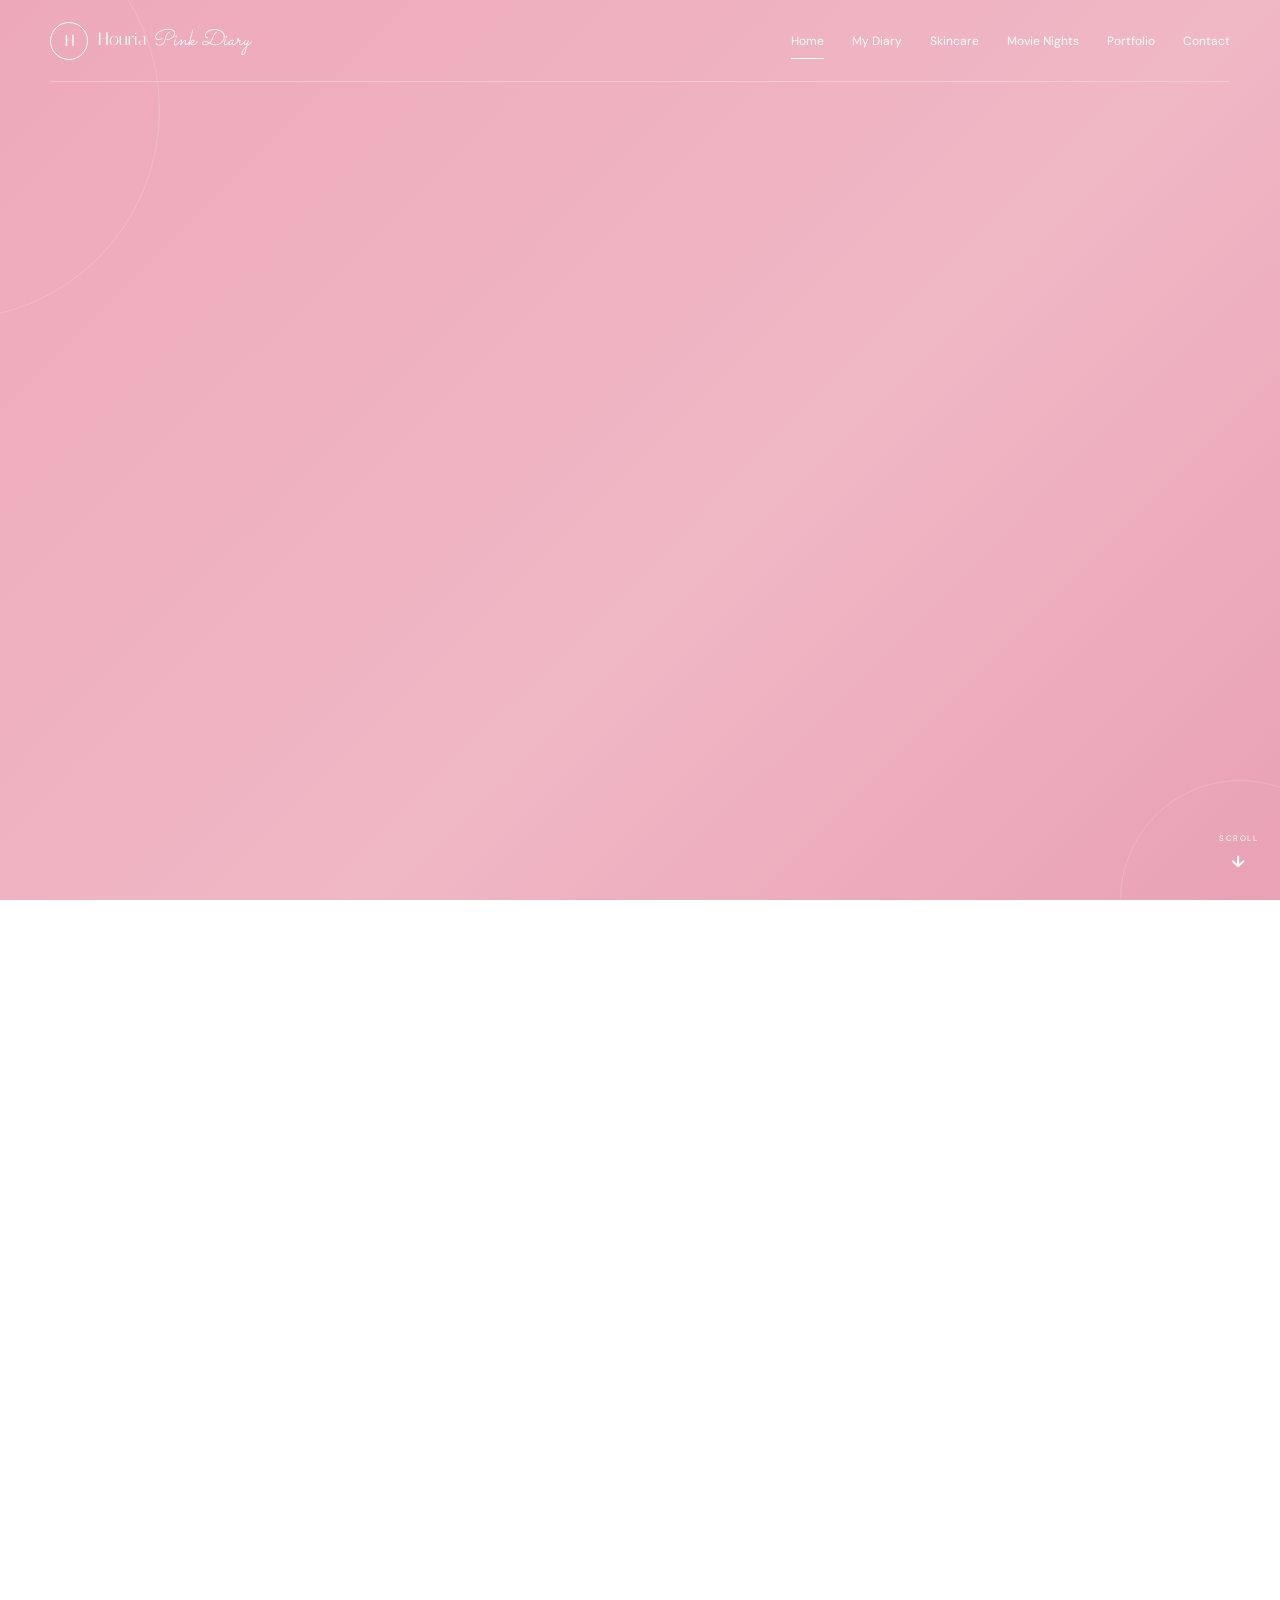
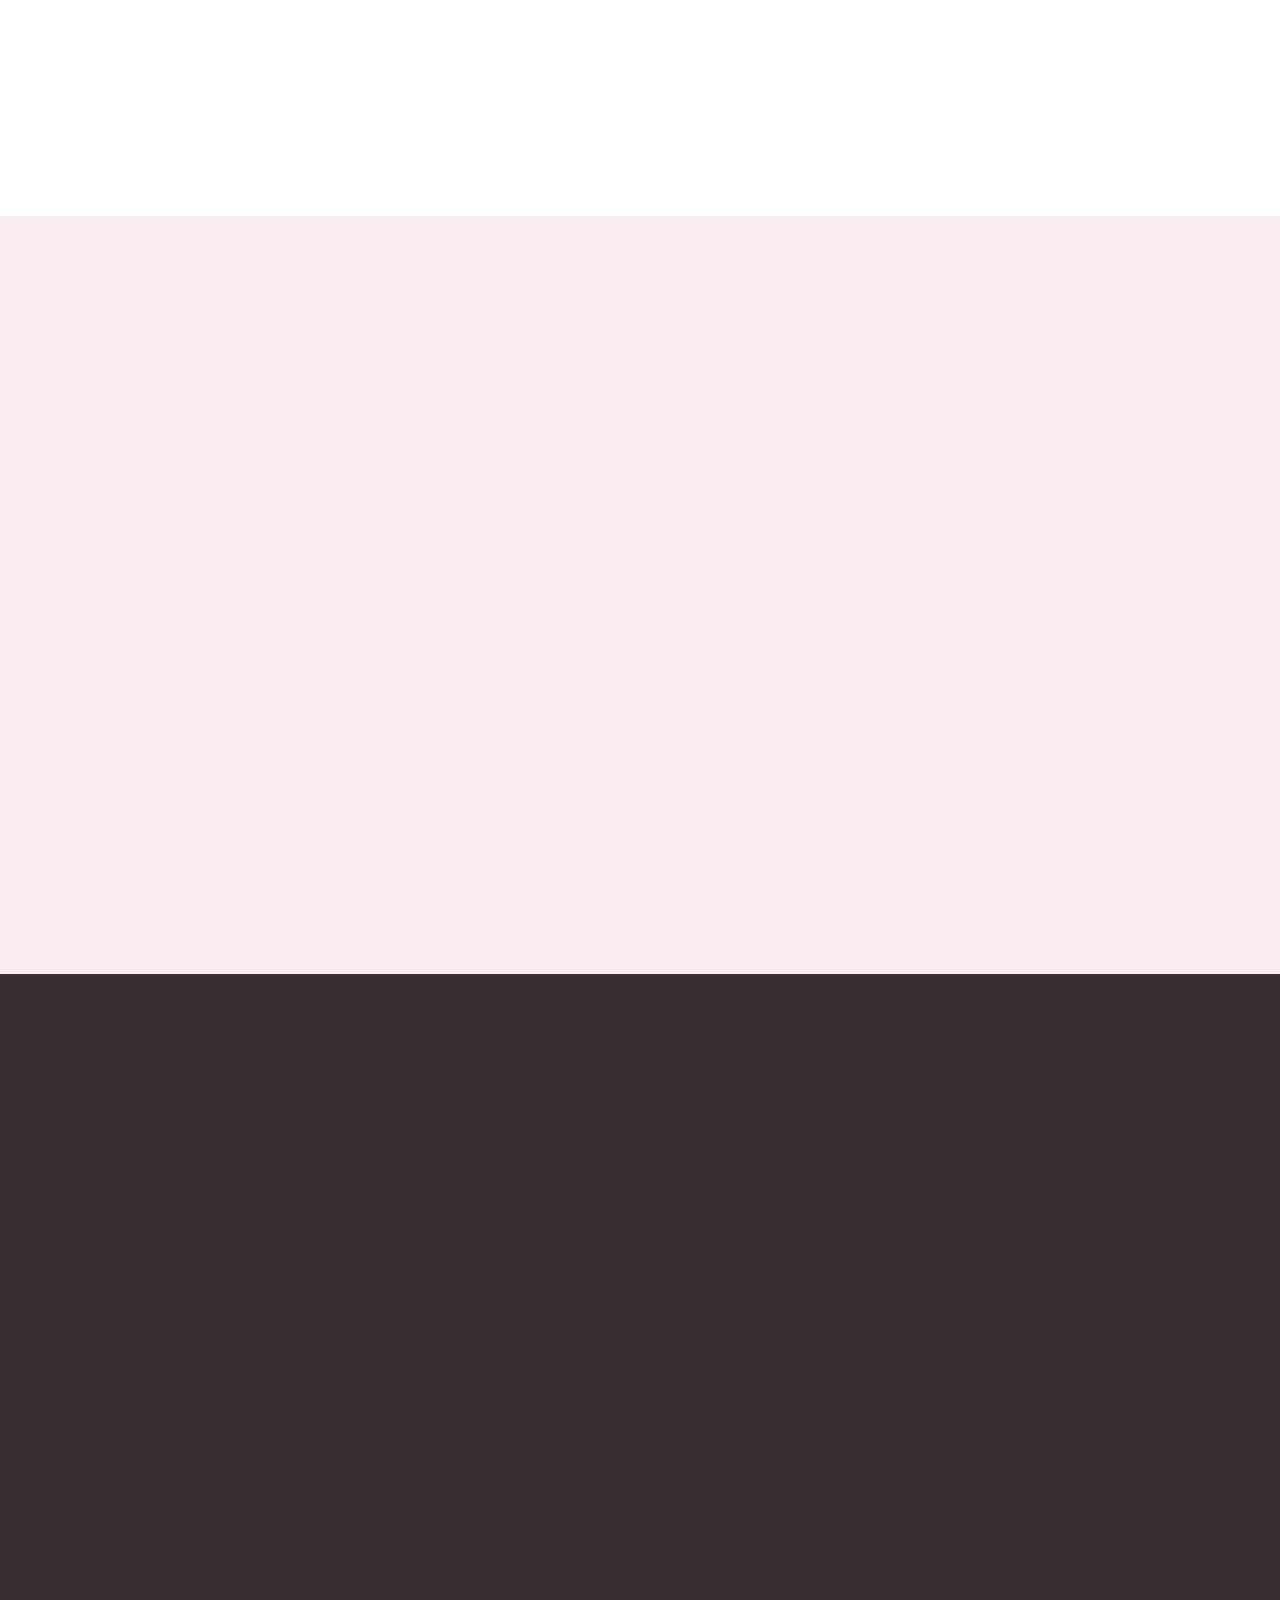
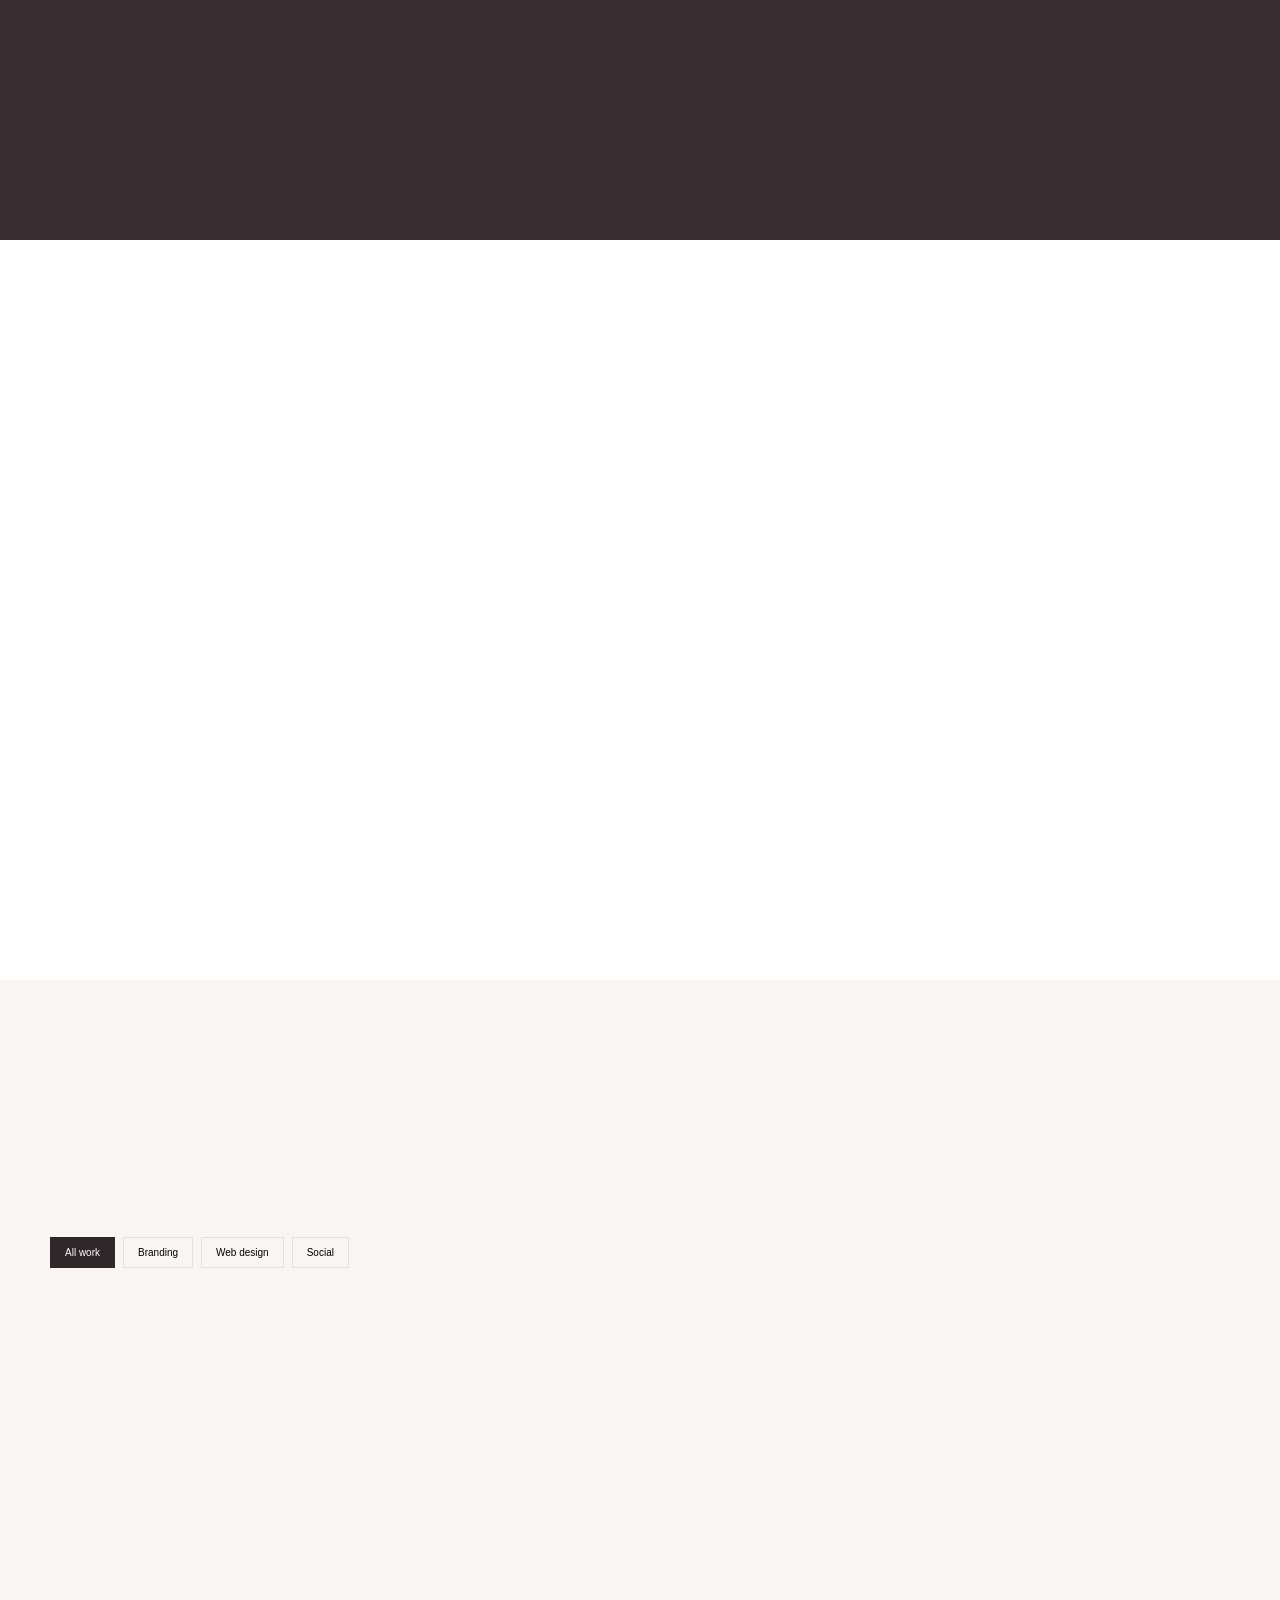
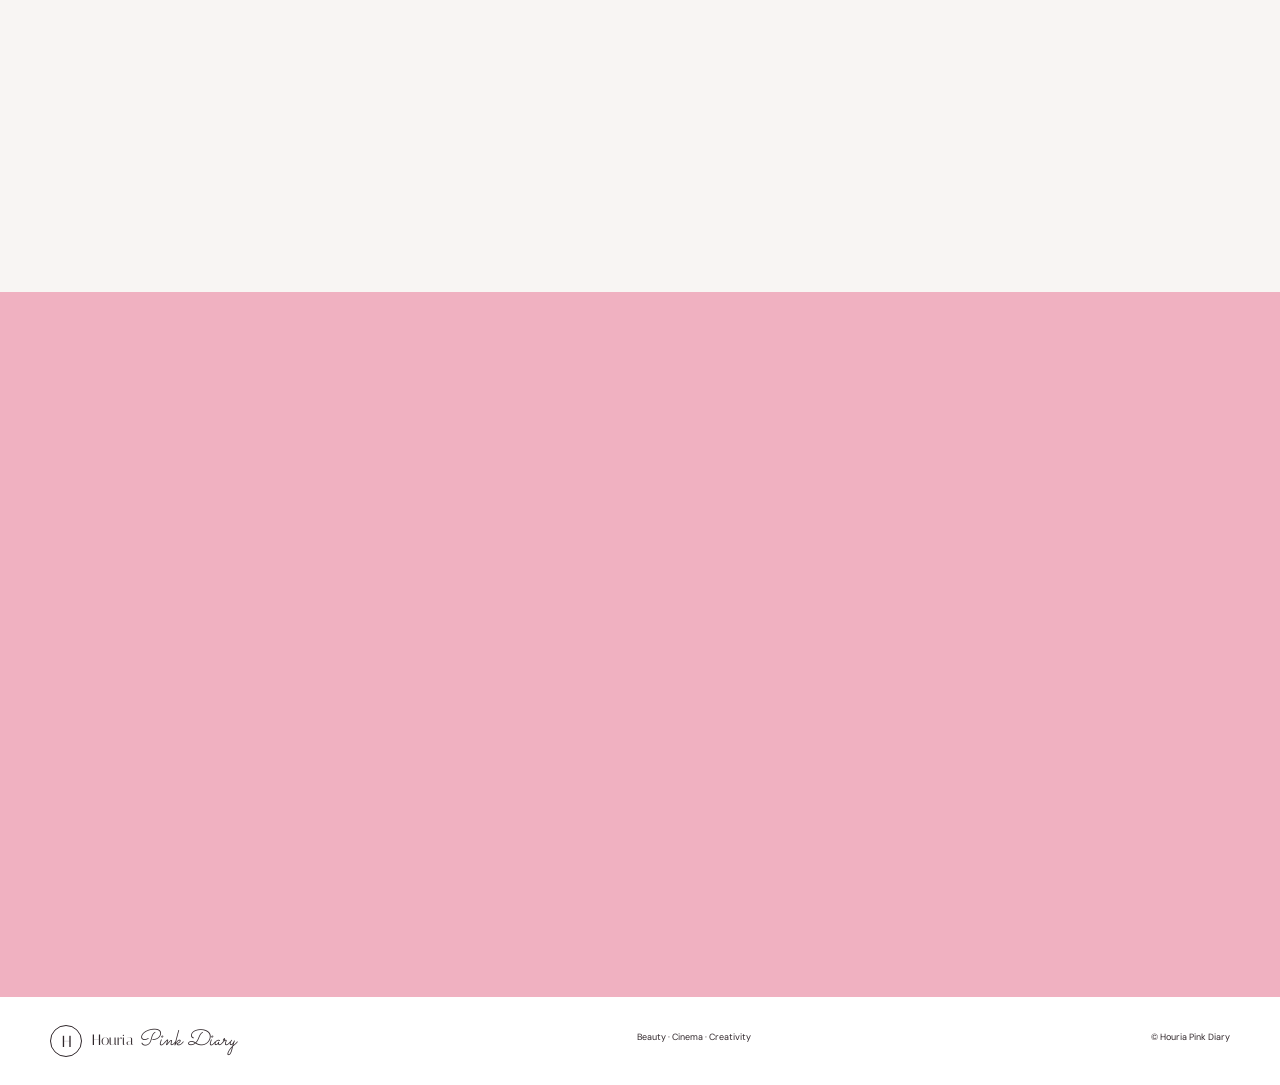
<file: index.html>
<!doctype html>
<html lang="en">
<head>
  <meta charset="UTF-8">
  <meta name="viewport" content="width=device-width, initial-scale=1.0">
  <meta name="theme-color" content="#f4b8c7">
  <meta name="description" content="Houria Pink Diary — beauty, cinema, creativity, and thoughtful digital design.">
  <title>Houria Pink Diary</title>
  <link rel="preconnect" href="https://fonts.googleapis.com">
  <link rel="preconnect" href="https://fonts.gstatic.com" crossorigin>
  <link href="https://fonts.googleapis.com/css2?family=DM+Sans:wght@400;500;600&family=Italiana&family=Sacramento&display=swap" rel="stylesheet">
  <link rel="stylesheet" href="styles.css">
</head>
<body>
  <header class="nav-wrap" id="top">
    <nav class="nav container" aria-label="Main navigation">
      <a class="brand" href="#home" aria-label="Houria Pink Diary home">
        <span class="brand-mark">H</span>
        <span>Houria <i>Pink Diary</i></span>
      </a>
      <button class="menu-button" type="button" aria-expanded="false" aria-controls="nav-links">
        <span></span><span></span>
        <span class="sr-only">Toggle menu</span>
      </button>
      <div class="nav-links" id="nav-links">
        <a class="active" href="#home">Home</a>
        <a href="#diary">My Diary</a>
        <a href="#skincare">Skincare</a>
        <a href="#movies">Movie Nights</a>
        <a href="#portfolio">Portfolio</a>
        <a href="#contact">Contact</a>
      </div>
    </nav>
  </header>

  <main>
    <section class="hero" id="home">
      <div class="hero-orb orb-one"></div>
      <div class="hero-orb orb-two"></div>
      <div class="container hero-grid">
        <div class="hero-copy reveal">
          <p class="eyebrow"><span></span> Vol. 01 — Personal creative diary</p>
          <h1>Houria<br><em>Pink Diary</em></h1>
          <p class="hero-tagline">A little world of beauty, cinema, creativity &amp; everything in between.</p>
          <div class="hero-actions">
            <a class="button button-dark" href="#diary">Enter my world <span>↘</span></a>
            <a class="text-link" href="#portfolio">View my work <span>—</span></a>
          </div>
        </div>
        <div class="hero-visual reveal">
          <div class="arch-frame">
            <img src="assets/aesthetic (2).webp" alt="A cinematic mobile, snacks and cozy evening objects">
          </div>
          <div class="polaroid polaroid-one">
            <img src="assets/skin care (2).jpg" alt="Pink beauty products arranged on a surface">
            <p>beauty notes</p>
          </div>
          <div class="quote-card">
            <span>today's mood</span>
            <p>soft light,<br>slow moments</p>
          </div>
          <span class="hero-doodle">oh, to feel<br>beautiful</span>
        </div>
      </div>
      <a class="scroll-cue" href="#diary" aria-label="Scroll to diary"><span>Scroll</span><b>↓</b></a>
    </section>

    <section class="diary section" id="diary">
      <div class="container">
        <header class="section-heading reveal">
          <p class="eyebrow"><span></span> Chapters of an ordinary, lovely life</p>
          <h2>My <em>Diary</em></h2>
        </header>
        <div class="diary-grid">
          <article class="diary-feature reveal">
            <img src="assets/aesthetic.webp" alt="A cozy screen with evening snacks and soft lighting">
            <div class="diary-caption">
              <p class="date">NOVEMBER 22</p>
              <h3>The comfort of ordinary rituals</h3>
              <p>Some evenings ask for very little: warm noodles, a familiar screen glow, and nowhere else to be.</p>
              <a href="#movies" class="circle-link" aria-label="Read about movie nights">↗</a>
            </div>
          </article>
          <div class="diary-notes reveal">
            <article class="note-card">
              <span>01</span>
              <p class="date">A SMALL OBSERVATION</p>
              <h3>Pink makes room for softness.</h3>
              <p>Not as a colour to be sweet, but as a way to bring warmth, clarity and calm into the everyday.</p>
            </article>
            <article class="mood-card">
              <div class="swatches" aria-label="Moodboard palette">
                <span></span><span></span><span></span><span></span>
              </div>
              <p>mood / 11.26</p>
              <h3>Quiet rose<br>film grain<br>warm light</h3>
            </article>
          </div>
          <article class="diary-tall reveal">
            <img src="assets/aesthetic move night.png" alt="Cozy movie night with noodles beside a fire">
            <p><span>Little ritual</span> warm bowl · soft blanket · slow film</p>
          </article>
        </div>
      </div>
    </section>

    <section class="skincare section" id="skincare">
      <div class="container skincare-grid">
        <header class="skincare-heading reveal">
          <p class="eyebrow"><span></span> The beauty of taking care</p>
          <h2>The <em>Skincare</em><br>Corner</h2>
          <p>A collection of notes on everyday rituals, gentle textures and products that make slowing down feel beautiful.</p>
          <a class="button button-outline" href="#skincare-gallery">Explore beauty notes <span>↘</span></a>
        </header>
        <div class="skincare-gallery" id="skincare-gallery">
          <figure class="skin-main reveal">
            <img src="assets/skin care (4).png" alt="Serum and skincare flat lay">
            <figcaption>01 / Daily essentials</figcaption>
          </figure>
          <figure class="skin-small reveal">
            <img src="assets/skin care (3).jpg" alt="Cream and moisturizer products">
            <figcaption>02 / Hydration</figcaption>
          </figure>
          <div class="routine-card reveal">
            <p>my simple ritual</p>
            <ol>
              <li><span>AM</span> Cleanse · Treat · Moisturize · SPF</li>
              <li><span>PM</span> Double cleanse · Serum · Cream</li>
            </ol>
          </div>
        </div>
      </div>
    </section>

    <section class="movies section" id="movies">
      <div class="container">
        <header class="movie-heading reveal">
          <div>
            <p class="eyebrow"><span></span> For nights with the lights low</p>
            <h2>Movie <em>Nights</em></h2>
          </div>
          <p>Films to get lost in, stories to keep close, and the small magic of watching the world from the sofa.</p>
        </header>
        <div class="movie-layout">
          <article class="now-playing reveal">
            <img src="assets/aesthetic.jpg" alt="A relaxed movie night meal and laptop screen">
            <div class="play-overlay">▶</div>
            <div class="now-info">
              <p>ON THE SCREEN</p>
              <h3>A night for stories</h3>
            </div>
          </article>
          <div class="movie-list reveal">
            <div class="movie-tabs" role="tablist" aria-label="Movie categories">
              <button class="active" type="button" data-filter="all">All</button>
              <button type="button" data-filter="romance">Romance</button>
              <button type="button" data-filter="cinema">Cinema</button>
              <button type="button" data-filter="comfort">Comfort</button>
            </div>
            <article class="movie-row" data-category="cinema"><span>01</span><div><p>Visual poetry</p><h3>Dreamlike &amp; atmospheric</h3></div><b>↗</b></article>
            <article class="movie-row" data-category="romance"><span>02</span><div><p>A tender favourite</p><h3>Soft-hearted romances</h3></div><b>↗</b></article>
            <article class="movie-row" data-category="comfort"><span>03</span><div><p>Blanket weather</p><h3>Cozy rewatch club</h3></div><b>↗</b></article>
          </div>
        </div>
      </div>
    </section>

    <section class="about section" id="about">
      <div class="container about-grid">
        <div class="about-art reveal">
          <div class="about-arch"><span>creative<br><i>mood</i></span></div>
          <div class="about-card"><b>H</b><p>notes on<br>beauty &amp; design</p></div>
        </div>
        <div class="about-copy reveal">
          <p class="eyebrow"><span></span> Behind the diary</p>
          <h2>Hello, <em>I'm Houria.</em></h2>
          <p class="lead">Welcome to my little corner of the internet.</p>
          <p>Houria Pink Diary is a reflection of my creative taste, the things that inspire me, and my love for beautiful digital experiences. From skincare aesthetics to cinematic moments and creative projects, this is where my interests meet my imagination.</p>
          <a class="text-link" href="#contact">Let's create together <span>—</span></a>
        </div>
      </div>
    </section>

    <section class="portfolio section" id="portfolio">
      <div class="container">
        <header class="portfolio-heading reveal">
          <div>
            <p class="eyebrow"><span></span> Selected concept work</p>
            <h2>Creative <em>Portfolio</em></h2>
          </div>
          <p>Thoughtful digital worlds for small brands and independent ideas. The projects below are fictional concepts made to explore my creative direction.</p>
        </header>
        <div class="filter-row" aria-label="Portfolio filters">
          <button class="active" type="button" data-project-filter="all">All work</button>
          <button type="button" data-project-filter="brand">Branding</button>
          <button type="button" data-project-filter="web">Web design</button>
          <button type="button" data-project-filter="social">Social</button>
        </div>
        <div class="project-grid">
          <article class="project-card reveal" data-project-category="brand">
            <div class="project-preview blush-preview">
              <div class="brand-sheet"><b>Maison<br>Rose</b><span>naturally yours</span></div>
              <span class="preview-tag">CONCEPT IDENTITY</span>
            </div>
            <div class="project-meta"><div><p>Branding &amp; visual identity</p><h3>Maison Rose</h3></div><button class="project-open" type="button" aria-label="Explore Maison Rose project">↗</button></div>
          </article>
          <article class="project-card reveal" data-project-category="web">
            <div class="project-preview web-preview">
              <div class="browser"><div class="browser-bar"><i></i><i></i><i></i></div><div class="browser-page"><span>Petal</span><b>Objects for<br>slower living.</b></div></div>
              <span class="preview-tag">CONCEPT WEBSITE</span>
            </div>
            <div class="project-meta"><div><p>Website design</p><h3>Petal Objects</h3></div><button class="project-open" type="button" aria-label="Explore Petal Objects project">↗</button></div>
          </article>
          <article class="project-card reveal" data-project-category="social">
            <div class="project-preview social-preview">
              <div class="social-cell"><span>Sunday<br>ritual</span></div><div class="social-cell dark"><span>the<br>edit — 04</span></div>
              <span class="preview-tag">CONCEPT CAMPAIGN</span>
            </div>
            <div class="project-meta"><div><p>Social media design</p><h3>Sunday Ritual</h3></div><button class="project-open" type="button" aria-label="Explore Sunday Ritual project">↗</button></div>
          </article>
        </div>
      </div>
    </section>

    <section class="contact section" id="contact">
      <div class="container contact-grid">
        <div class="contact-copy reveal">
          <p class="eyebrow"><span></span> Let's make something lovely</p>
          <h2>Have a small<br>business or a<br><em>creative idea?</em></h2>
          <p>Let's turn it into something beautiful.</p>
          <div class="social-links">
            <a href="#" aria-label="Instagram">Instagram ↗</a>
            <a href="#" aria-label="Pinterest">Pinterest ↗</a>
            <a href="mailto:hello@houriapinkdiary.com">Email ↗</a>
          </div>
        </div>
        <form class="contact-form reveal" id="contact-form">
          <label>Name<input type="text" name="name" placeholder="Your name" maxlength="120" required></label>
          <label>Email<input type="email" name="email" placeholder="your@email.com" maxlength="254" required></label>
          <label>Project type
            <select name="project" required>
              <option value="">Choose a service</option>
              <option>Website design</option>
              <option>Branding &amp; identity</option>
              <option>Social media design</option>
              <option>Creative concept</option>
            </select>
          </label>
          <label>Message<textarea name="message" rows="4" maxlength="10000" placeholder="Tell me about your idea..." required></textarea></label>
          <button class="button button-dark" type="submit">Send your note <span>↗</span></button>
          <p class="form-status" role="status"></p>
        </form>
      </div>
    </section>
  </main>

  <footer>
    <div class="container footer-inner">
      <a class="brand" href="#top"><span class="brand-mark">H</span><span>Houria <i>Pink Diary</i></span></a>
      <p>Beauty · Cinema · Creativity</p>
      <p>© <span id="year"></span> Houria Pink Diary</p>
    </div>
  </footer>

  <script type="module" src="script.js"></script>
</body>
</html>
</file>
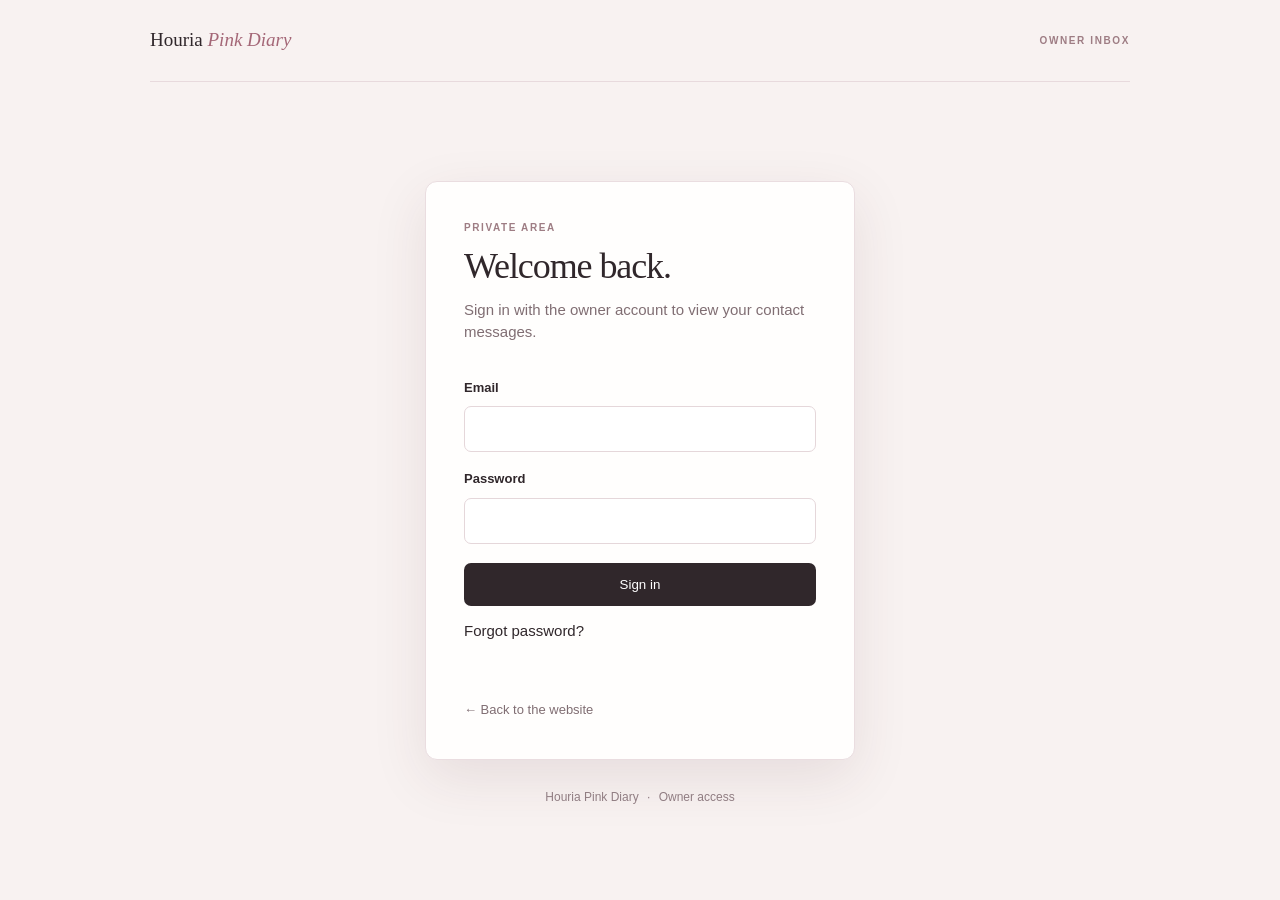
<file: admin/index.html>
<!doctype html>
<html lang="en">
<head>
  <meta charset="UTF-8">
  <meta name="viewport" content="width=device-width, initial-scale=1.0">
  <meta name="robots" content="noindex, nofollow">
  <meta name="theme-color" content="#30272b">
  <title>Owner inbox | Houria Pink Diary</title>
  <link rel="stylesheet" href="admin.css">
  <script type="module" src="admin.js"></script>
</head>
<body>
  <main class="shell">
    <header class="topbar">
      <a class="wordmark" href="../">Houria <span>Pink Diary</span></a>
      <span class="private-label">OWNER INBOX</span>
    </header>

    <section class="panel login-panel" id="login-view" aria-labelledby="login-title">
      <p class="eyebrow">PRIVATE AREA</p>
      <h1 id="login-title">Welcome back.</h1>
      <p class="intro">Sign in with the owner account to view your contact messages.</p>
      <form id="login-form">
        <label for="login-email">Email</label>
        <input id="login-email" name="email" type="email" autocomplete="username" required>
        <label for="login-password">Password</label>
        <input id="login-password" name="password" type="password" autocomplete="current-password" required>
        <button class="primary-button" type="submit">Sign in</button>
      </form>
      <button class="text-button" id="forgot-password-button" type="button">Forgot password?</button>
      <p class="feedback" id="login-status" role="status" aria-live="polite"></p>
      <a class="back-link" href="../">← Back to the website</a>
    </section>

    <section class="panel login-panel" id="forgot-view" hidden aria-labelledby="forgot-title">
      <p class="eyebrow">PASSWORD RECOVERY</p>
      <h1 id="forgot-title">Reset your password.</h1>
      <p class="intro">Enter the owner's email and we’ll send a secure recovery link.</p>
      <form id="forgot-form">
        <label for="forgot-email">Email</label>
        <input id="forgot-email" name="email" type="email" autocomplete="email" required>
        <button class="primary-button" type="submit">Send recovery email</button>
      </form>
      <p class="feedback" id="forgot-status" role="status" aria-live="polite"></p>
      <button class="back-link text-button" id="forgot-back-button" type="button">← Back to sign in</button>
    </section>

    <section class="panel login-panel" id="reset-view" hidden aria-labelledby="reset-title">
      <p class="eyebrow">NEW PASSWORD</p>
      <h1 id="reset-title">Choose a new password.</h1>
      <p class="intro">Enter a strong password for the owner account.</p>
      <form id="reset-form">
        <label for="new-password">New password</label>
        <input id="new-password" name="password" type="password" autocomplete="new-password" minlength="8" required>
        <label for="confirm-password">Confirm password</label>
        <input id="confirm-password" name="confirmPassword" type="password" autocomplete="new-password" minlength="8" required>
        <button class="primary-button" type="submit">Update password</button>
      </form>
      <p class="feedback" id="reset-status" role="status" aria-live="polite"></p>
    </section>

    <section class="inbox" id="dashboard-view" hidden aria-labelledby="inbox-title">
      <div class="inbox-heading">
        <div>
          <p class="eyebrow">YOUR MESSAGES</p>
          <h1 id="inbox-title">Contact inbox</h1>
          <p class="intro" id="owner-email"></p>
        </div>
        <div class="toolbar">
          <button class="secondary-button" id="refresh-button" type="button">Refresh</button>
          <button class="secondary-button" id="logout-button" type="button">Log out</button>
        </div>
      </div>
      <p class="feedback" id="inbox-status" role="status" aria-live="polite"></p>
      <div class="message-list" id="message-list" aria-live="polite"></div>
    </section>

    <footer>Houria Pink Diary <span>·</span> Owner access</footer>
  </main>
</body>
</html>
</file>
<file: styles.css>
:root{--pink:#f0b1c1;--pink-strong:#dc91a5;--blush:#f7dde4;--cream:#fffaf8;--paper:#fffefd;--ink:#30272b;--dust:#9e7d84;--rose:#c77d91;--line:#eadde0}*{box-sizing:border-box}html{scroll-behavior:smooth;scroll-padding-top:88px}body{margin:0;font-family:'DM Sans',sans-serif;color:var(--ink);background:var(--paper);font-size:15px}.container{width:min(1180px,calc(100% - 64px));margin-inline:auto}img{display:block;width:100%;object-fit:cover}a{color:inherit;text-decoration:none}.sr-only{position:absolute;width:1px;height:1px;padding:0;margin:-1px;overflow:hidden;clip:rect(0,0,0,0)}h1,h2,h3,p{margin-top:0}.nav-wrap{height:82px;position:absolute;z-index:30;top:0;width:100%;color:white}.nav{height:82px;display:flex;align-items:center;justify-content:space-between;border-bottom:1px solid rgba(255,255,255,.28)}.brand{display:flex;align-items:center;gap:10px;font-family:'Italiana',serif;font-size:18px}.brand i{font-family:'Sacramento',cursive;font-size:22px;font-weight:400}.brand-mark{width:38px;height:38px;border:1px solid currentColor;border-radius:50%;display:grid;place-items:center;font-size:16px}.nav-links{display:flex;gap:28px;font-size:12px}.nav-links a{position:relative;padding:34px 0}.nav-links a:after{content:'';position:absolute;left:0;right:100%;bottom:24px;height:1px;background:white;transition:.3s}.nav-links a:hover:after,.nav-links a.active:after{right:0}.menu-button{display:none}.hero{min-height:760px;height:100vh;max-height:900px;background:linear-gradient(135deg,#eda9ba 0%,#f0b7c5 58%,#e9a1b5 100%);position:relative;overflow:hidden;color:white}.hero-grid{height:100%;display:grid;grid-template-columns:.85fr 1.15fr;align-items:center}.hero-copy{position:relative;z-index:3;padding-top:20px}.eyebrow{text-transform:uppercase;letter-spacing:.19em;font-size:10px;font-weight:600}.eyebrow span{display:inline-block;width:32px;height:1px;background:currentColor;vertical-align:middle;margin-right:10px}.hero h1{font-family:'Italiana',serif;font-size:clamp(72px,8vw,118px);line-height:.82;font-weight:400;margin:34px 0 30px}.hero h1 em{font-family:'Sacramento',cursive;font-weight:400;font-size:.82em;line-height:1}.hero-tagline{max-width:380px;font-family:'Italiana',serif;font-size:24px;line-height:1.35}.hero-actions{display:flex;align-items:center;gap:30px;margin-top:38px}.button{height:52px;padding:0 22px;display:inline-flex;align-items:center;justify-content:center;gap:28px;border:0;font-family:'DM Sans',sans-serif;font-size:12px;cursor:pointer;transition:.25s}.button-dark{background:var(--ink);color:white}.button-dark:hover{background:#59434a;transform:translateY(-2px)}.button-outline{border:1px solid var(--ink);background:transparent}.button-outline:hover{background:var(--ink);color:white}.text-link{font-size:12px;border-bottom:1px solid currentColor;padding-bottom:7px}.text-link span{margin-left:12px}.hero-visual{height:680px;position:relative}.arch-frame{position:absolute;width:min(520px,64%);height:610px;right:8%;bottom:0;border-radius:260px 260px 8px 8px;border:12px solid rgba(255,255,255,.28);overflow:hidden}.arch-frame img{height:100%;filter:saturate(.85)}.arch-frame:after{content:'';position:absolute;inset:0;background:linear-gradient(transparent 60%,rgba(99,51,66,.16))}.polaroid{position:absolute;background:white;color:var(--ink);padding:9px 9px 26px;box-shadow:0 18px 40px rgba(100,45,62,.16);transform:rotate(-5deg)}.polaroid-one{width:170px;left:-2%;bottom:54px}.polaroid-one img{height:190px}.polaroid p{font-family:'Sacramento',cursive;font-size:20px;text-align:center;margin:10px 0 -12px}.quote-card{position:absolute;right:-2%;top:185px;width:185px;height:150px;background:#fff6f7;color:var(--ink);padding:22px;transform:rotate(4deg);box-shadow:0 15px 30px rgba(105,50,65,.12)}.quote-card span{font-size:8px;text-transform:uppercase;letter-spacing:.16em}.quote-card p{font-family:'Sacramento',cursive;font-size:31px;line-height:.85;margin-top:24px}.hero-doodle{position:absolute;right:3%;bottom:40px;font-family:'Sacramento',cursive;font-size:24px;transform:rotate(-8deg)}.hero-orb{position:absolute;border-radius:50%;border:1px solid rgba(255,255,255,.18)}.orb-one{width:420px;height:420px;left:-260px;top:-100px}.orb-two{width:240px;height:240px;right:-80px;bottom:-120px}.scroll-cue{position:absolute;right:22px;bottom:28px;display:flex;flex-direction:column;align-items:center;gap:8px;font-size:8px;text-transform:uppercase;letter-spacing:.18em}.scroll-cue b{font-size:16px}.section{padding:110px 0}.section-heading{text-align:center;margin-bottom:50px}.section-heading h2,.skincare h2,.movies h2,.about h2,.portfolio h2,.contact h2{font-family:'Italiana',serif;font-size:64px;line-height:1;font-weight:400}.section-heading h2{margin:18px 0}.section-heading h2 em,.skincare h2 em,.movies h2 em,.about h2 em,.portfolio h2 em,.contact h2 em{font-family:'Sacramento',cursive;font-weight:400;font-size:.9em}.diary{background:#fff}.diary-grid{display:grid;grid-template-columns:1.35fr .72fr .72fr;gap:24px}.diary-feature{height:540px;position:relative}.diary-feature>img{height:100%}.diary-caption{position:absolute;left:24px;right:24px;bottom:-25px;background:white;padding:22px 78px 20px 22px;box-shadow:0 15px 35px rgba(63,42,48,.08)}.date{font-size:8px;letter-spacing:.16em;color:var(--dust)}.diary-caption h3{font-family:'Italiana',serif;font-size:23px}.diary-caption>p:last-of-type{font-size:12px;line-height:1.7;color:#77696d}.circle-link{position:absolute;right:20px;top:28px;width:38px;height:38px;border:1px solid var(--line);border-radius:50%;display:grid;place-items:center}.diary-notes{display:grid;gap:24px}.note-card{background:var(--blush);padding:28px}.note-card span{float:right;font-family:'Italiana',serif;font-size:12px}.note-card h3{font-family:'Italiana',serif;font-size:25px;line-height:1.15;margin:40px 0 16px}.note-card>p:last-child{font-size:12px;line-height:1.8}.mood-card{background:#4d3c40;color:white;padding:28px}.swatches{display:grid;grid-template-columns:repeat(4,1fr);height:78px}.swatches span:nth-child(1){background:#eac1cb}.swatches span:nth-child(2){background:#f7e5e8}.swatches span:nth-child(3){background:#b98a94}.swatches span:nth-child(4){background:#6c5359}.mood-card>p{font-size:8px;letter-spacing:.15em;margin:18px 0}.mood-card h3{font-family:'Italiana',serif;font-weight:400;font-size:18px}.diary-tall{position:relative}.diary-tall img{height:540px}.diary-tall>p{position:absolute;left:18px;bottom:14px;color:white;font-size:9px;text-shadow:0 1px 5px #000}.diary-tall>p span{display:block;font-family:'Sacramento',cursive;font-size:22px}.skincare{background:#f9ecef}.skincare-grid{display:grid;grid-template-columns:.72fr 1.28fr;gap:70px;align-items:center}.skincare-heading h2{margin:22px 0}.skincare-heading>p:not(.eyebrow){max-width:400px;line-height:1.8;color:#76666a;margin-bottom:28px}.skincare-gallery{display:grid;grid-template-columns:1fr 1fr;grid-template-rows:350px 170px;gap:18px}.skincare-gallery figure{margin:0;position:relative}.skincare-gallery img{height:100%}.skin-main{grid-row:1/3}.skin-small{height:350px}.skincare-gallery figcaption{position:absolute;left:14px;bottom:12px;background:white;padding:8px 10px;font-size:8px;text-transform:uppercase}.routine-card{background:white;padding:20px}.routine-card>p{font-family:'Sacramento',cursive;font-size:23px;margin:0 0 12px}.routine-card ol{padding:0;margin:0;list-style:none;font-size:10px}.routine-card li{border-top:1px solid var(--line);padding:10px 0}.routine-card li span{display:inline-block;width:38px;font-size:8px;color:var(--rose)}.movie-heading,.portfolio-heading{display:flex;justify-content:space-between;align-items:end;margin-bottom:45px}.movie-heading h2,.portfolio-heading h2{margin:18px 0 0}.movie-heading>p,.portfolio-heading>p{max-width:390px;line-height:1.8;color:#75666a}.movies{background:#392e31;color:#fdf8f6}.movies .eyebrow span{background:#f6c8d3}.movie-layout{display:grid;grid-template-columns:1fr 1fr;gap:30px}.now-playing{height:500px;position:relative}.now-playing img{height:100%;filter:brightness(.75)}.play-overlay{position:absolute;left:50%;top:50%;transform:translate(-50%,-50%);width:62px;height:62px;border:1px solid white;border-radius:50%;display:grid;place-items:center;padding-left:3px}.now-info{position:absolute;left:28px;bottom:24px}.now-info p{font-size:8px;letter-spacing:.15em}.now-info h3{font-family:'Italiana',serif;font-size:28px}.movie-list{border-top:1px solid rgba(255,255,255,.18)}.movie-tabs{display:flex;gap:24px;height:55px;border-bottom:1px solid rgba(255,255,255,.18)}.movie-tabs button{background:none;border:0;color:#cbbfc2;font-size:10px;cursor:pointer;padding:0}.movie-tabs button.active{color:white;border-bottom:1px solid white}.movie-row{height:148px;border-bottom:1px solid rgba(255,255,255,.18);display:grid;grid-template-columns:45px 1fr 30px;align-items:center;transition:.25s}.movie-row.hidden{display:none}.movie-row>span{font-family:'Italiana',serif;font-size:11px;color:#cdbbc0}.movie-row p{font-size:8px;text-transform:uppercase;letter-spacing:.14em;color:#bcaaae}.movie-row h3{font-family:'Italiana',serif;font-size:26px;font-weight:400}.movie-row b{font-weight:400}.about{background:#fff}.about-grid{display:grid;grid-template-columns:.9fr 1.1fr;gap:100px;align-items:center}.about-art{height:520px;position:relative}.about-arch{position:absolute;left:7%;width:390px;height:500px;border-radius:195px 195px 12px 12px;background:var(--blush);display:grid;place-items:center}.about-arch>span{font-family:'Italiana',serif;font-size:48px;text-align:center;transform:rotate(-5deg)}.about-arch i{font-family:'Sacramento',cursive}.about-card{position:absolute;right:0;bottom:-15px;width:190px;height:170px;background:#4d3c40;color:white;padding:22px;transform:rotate(5deg);box-shadow:0 15px 30px rgba(0,0,0,.12)}.about-card b{font-family:'Italiana',serif;font-size:30px}.about-card p{font-family:'Sacramento',cursive;font-size:24px;position:absolute;bottom:12px}.about-copy h2{margin:22px 0}.about-copy .lead{font-family:'Italiana',serif;font-size:24px}.about-copy>p:not(.eyebrow):not(.lead){max-width:520px;line-height:1.9;color:#75666a}.about-copy .text-link{display:inline-block;margin-top:20px}.portfolio{background:#f8f5f3}.portfolio-heading>p{color:#75666a}.filter-row{display:flex;gap:8px;margin-bottom:24px}.filter-row button{border:1px solid var(--line);background:transparent;padding:9px 14px;font-size:10px;cursor:pointer}.filter-row button.active{background:var(--ink);color:white;border-color:var(--ink)}.project-grid{display:grid;grid-template-columns:repeat(3,1fr);gap:22px}.project-card.hidden{display:none}.project-preview{height:390px;position:relative;overflow:hidden}.blush-preview{background:#dba7b4;display:grid;place-items:center}.brand-sheet{width:68%;height:72%;background:#fff6f1;display:flex;flex-direction:column;justify-content:center;align-items:center;transform:rotate(-4deg);box-shadow:0 20px 30px rgba(90,49,61,.14)}.brand-sheet b{font-family:'Italiana',serif;font-size:43px;text-align:center;line-height:.85}.brand-sheet span{font-family:'Sacramento',cursive;font-size:20px;margin-top:20px}.preview-tag{position:absolute;left:14px;top:14px;background:white;padding:7px 9px;font-size:7px;letter-spacing:.12em}.web-preview{background:#c9a7ad;display:grid;place-items:center}.browser{width:78%;height:75%;background:#fdfaf7;box-shadow:0 18px 35px rgba(70,46,51,.18)}.browser-bar{height:25px;border-bottom:1px solid #eee;display:flex;gap:4px;align-items:center;padding-left:8px}.browser-bar i{width:5px;height:5px;border-radius:50%;background:#d1b4ba}.browser-page{height:calc(100% - 25px);display:flex;flex-direction:column;justify-content:center;padding:25px}.browser-page span{font-size:8px;text-transform:uppercase}.browser-page b{font-family:'Italiana',serif;font-size:34px;margin-top:35px}.social-preview{background:#b5c0b4;display:grid;grid-template-columns:1fr 1fr;padding:36px;gap:10px}.social-cell{background:#f6e8e3;display:grid;place-items:center;text-align:center;font-family:'Italiana',serif;font-size:24px}.social-cell.dark{background:#3e3335;color:white;font-size:20px}.project-meta{height:100px;display:flex;justify-content:space-between;align-items:center}.project-meta p{font-size:9px;text-transform:uppercase;letter-spacing:.1em;color:var(--dust)}.project-meta h3{font-family:'Italiana',serif;font-size:24px}.project-open{width:42px;height:42px;border:1px solid var(--line);border-radius:50%;background:transparent;cursor:pointer}.contact{background:var(--pink);color:white}.contact-grid{display:grid;grid-template-columns:.85fr 1.15fr;gap:100px}.contact h2{margin:22px 0}.contact-copy>p:not(.eyebrow){font-family:'Italiana',serif;font-size:20px}.social-links{display:flex;gap:20px;margin-top:55px}.social-links a{font-size:10px;border-bottom:1px solid rgba(255,255,255,.6);padding-bottom:5px}.contact-form{background:#fff;color:var(--ink);padding:38px}.contact-form label{display:block;font-size:9px;text-transform:uppercase;letter-spacing:.12em;margin-bottom:18px}.contact-form input,.contact-form select,.contact-form textarea{width:100%;border:0;border-bottom:1px solid var(--line);background:transparent;padding:12px 0;font-family:'DM Sans',sans-serif;font-size:12px;outline:none}.contact-form textarea{resize:vertical}.contact-form input:focus,.contact-form select:focus,.contact-form textarea:focus{border-color:var(--pink-strong)}.contact-form .button{margin-top:8px;width:100%}.form-status{font-size:11px;margin:12px 0 0;text-align:center}footer{background:#fff;padding:28px 0}.footer-inner{display:flex;justify-content:space-between;align-items:center;font-size:9px}.footer-inner .brand{font-size:15px}.footer-inner .brand-mark{width:32px;height:32px}.reveal{opacity:0;transform:translateY(18px);transition:opacity .8s ease,transform .8s ease}.reveal.visible{opacity:1;transform:none}@media(max-width:900px){.container{width:min(100% - 40px,1180px)}.nav-links{position:absolute;top:82px;right:20px;width:220px;background:#fff;color:var(--ink);padding:18px;display:none;flex-direction:column;gap:0;box-shadow:0 15px 30px rgba(75,45,54,.12)}.nav-links.open{display:flex}.nav-links a{padding:12px}.nav-links a:after{background:var(--pink)}.menu-button{display:flex;width:38px;height:38px;border:1px solid rgba(255,255,255,.6);background:transparent;align-items:center;justify-content:center;flex-direction:column;gap:5px}.menu-button span:not(.sr-only){width:16px;height:1px;background:white}.hero{height:auto;max-height:none}.hero-grid{grid-template-columns:1fr 1fr}.hero h1{font-size:72px}.arch-frame{height:540px}.diary-grid{grid-template-columns:1.2fr .8fr}.diary-tall{display:none}.skincare-grid{gap:35px}.project-preview{height:330px}.about-grid{gap:50px}.about-arch{width:320px}.contact-grid{gap:40px}}@media(max-width:680px){.container{width:calc(100% - 32px)}.nav-wrap{height:68px}.nav{height:68px}.brand{font-size:15px}.brand-mark{width:34px;height:34px}.nav-links{top:68px}.hero{min-height:760px}.hero-grid{display:block}.hero-copy{padding-top:145px}.hero h1{font-size:64px;margin:24px 0}.hero-tagline{font-size:18px}.hero-actions{margin-top:24px}.hero-visual{position:absolute;width:270px;height:300px;right:-55px;bottom:-20px;opacity:.9}.arch-frame{width:220px;height:270px;right:45px}.polaroid-one{width:105px;left:-20px;bottom:14px}.polaroid-one img{height:115px}.quote-card,.hero-doodle{display:none}.scroll-cue{display:none}.section{padding:72px 0}.section-heading h2,.skincare h2,.movies h2,.about h2,.portfolio h2,.contact h2{font-size:48px}.diary-grid{display:block}.diary-feature{height:430px}.diary-caption{left:12px;right:12px}.diary-notes{display:grid;grid-template-columns:1fr 1fr;margin-top:50px}.diary-tall{display:none}.skincare-grid{display:block}.skincare-heading{margin-bottom:35px}.skincare-gallery{grid-template-rows:300px 145px}.skin-small{height:300px}.movie-heading,.portfolio-heading{display:block}.movie-heading>p,.portfolio-heading>p{margin-top:25px}.movie-layout{grid-template-columns:1fr}.now-playing{height:390px}.about-grid{display:block}.about-art{height:420px;margin-bottom:40px}.about-arch{width:min(310px,84%);height:400px}.about-card{width:150px;height:140px}.project-grid{grid-template-columns:1fr}.project-preview{height:390px}.contact-grid{grid-template-columns:1fr}.contact-form{margin-top:20px}.social-links{margin:30px 0}.footer-inner{flex-wrap:wrap;gap:18px}.footer-inner>p:nth-child(2){display:none}}@media(max-width:420px){.hero h1{font-size:56px}.hero-actions{align-items:flex-start;flex-direction:column;gap:18px}.diary-notes{grid-template-columns:1fr}.skincare-gallery{grid-template-columns:1fr;grid-template-rows:280px 230px 160px}.skin-main{grid-row:auto}.skin-small{height:230px}.filter-row{overflow-x:auto}.filter-row button{white-space:nowrap}.contact h2{font-size:42px}}
</file>
<file: admin/admin.css>
*{box-sizing:border-box}body{margin:0;min-height:100vh;background:#f8f2f1;color:#30272b;font:15px/1.5 'DM Sans',Arial,sans-serif}.shell{width:min(980px,calc(100% - 40px));margin:0 auto}.topbar{height:82px;display:flex;align-items:center;justify-content:space-between;border-bottom:1px solid #e8dadd}.wordmark{font-family:Georgia,serif;font-size:19px;color:#30272b;text-decoration:none}.wordmark span{font-style:italic;color:#a46777}.private-label,.eyebrow{font-size:10px;font-weight:700;letter-spacing:.16em;color:#9e7d84}.panel{width:min(430px,100%);margin:11vh auto 0;padding:38px;background:#fffefd;border:1px solid #eadde0;border-radius:12px;box-shadow:0 18px 55px #4e25301a}.eyebrow{margin:0 0 12px}.panel h1,.inbox h1{font:36px/1.1 Georgia,serif;letter-spacing:-.03em;margin:0 0 12px}.intro{color:#806e73;margin:0 0 26px}.panel form{display:grid;gap:9px}.panel label{font-size:13px;font-weight:600;margin-top:8px}.panel input{width:100%;height:46px;border:1px solid #e5d7da;border-radius:7px;padding:0 12px;background:#fff;color:#30272b;font:inherit}.panel input:focus{outline:2px solid #dc91a5;outline-offset:1px}.primary-button,.secondary-button{min-height:43px;padding:0 16px;border:0;border-radius:7px;font:600 14px inherit;cursor:pointer}.primary-button{background:#30272b;color:#fff;margin-top:10px}.primary-button:hover{background:#59434a}.primary-button:disabled,.secondary-button:disabled{opacity:.55;cursor:wait}.feedback{min-height:24px;color:#865362;font-size:13px}.back-link{display:inline-block;margin-top:8px;color:#806e73;font-size:13px;text-decoration:none}.back-link:hover{text-decoration:underline}.text-button{border:0;background:transparent;padding:0;color:inherit;font:inherit}.text-button:hover{text-decoration:underline}.login-panel .text-button{margin-top:14px}.inbox{padding:52px 0}.inbox-heading{display:flex;justify-content:space-between;align-items:center;gap:20px}.inbox .intro{margin:8px 0 0}.toolbar{display:flex;gap:9px}.secondary-button{background:#fffefd;border:1px solid #e3d3d7;color:#30272b}.secondary-button:hover{background:#f7e9ec}.message-list{display:grid;gap:12px}.message-card{background:#fffefd;border:1px solid #eadde0;border-radius:9px;padding:22px 24px}.message-top{display:flex;justify-content:space-between;gap:16px;align-items:flex-start}.message-card h2{font-size:17px;margin:0 0 5px}.message-email{color:#946b76;font-size:13px;overflow-wrap:anywhere}.message-date{color:#806e73;font-size:12px;text-align:right}.message-type{display:inline-block;margin:16px 0 8px;padding:4px 9px;border-radius:99px;background:#f7e9ec;color:#704d57;font-size:12px}.message-body{margin:0;white-space:pre-wrap;overflow-wrap:anywhere}.empty-state{padding:35px 20px;text-align:center;border:1px dashed #d9c3c9;border-radius:9px;color:#806e73}.shell footer{padding:28px 0 36px;text-align:center;color:#907d82;font-size:12px}.shell footer span{padding:0 5px}@media(max-width:600px){.shell{width:calc(100% - 28px)}.panel{margin-top:8vh;padding:26px 22px}.inbox{padding-top:36px}.inbox-heading{align-items:flex-start;flex-direction:column}.toolbar{width:100%}.toolbar button{flex:1}.message-card{padding:18px}.message-top{flex-direction:column;gap:5px}.message-date{text-align:left}}
</file>
